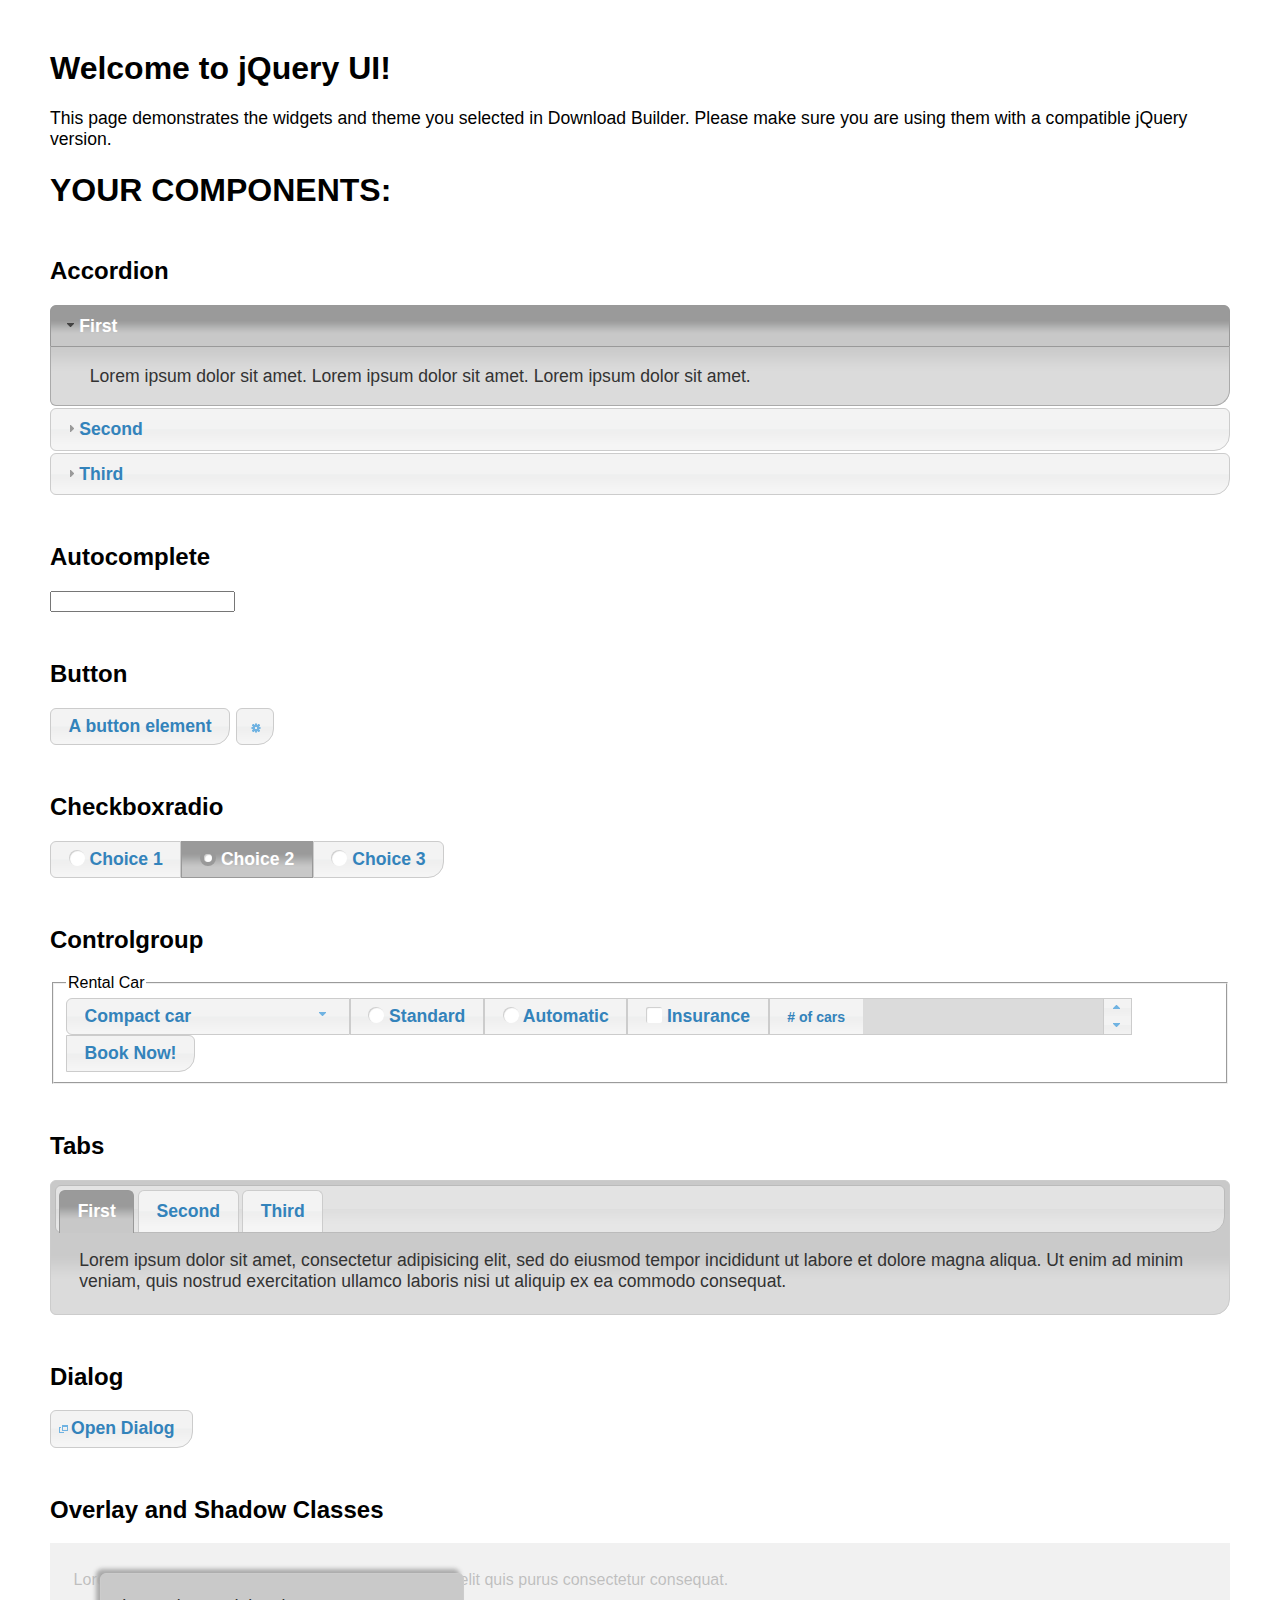
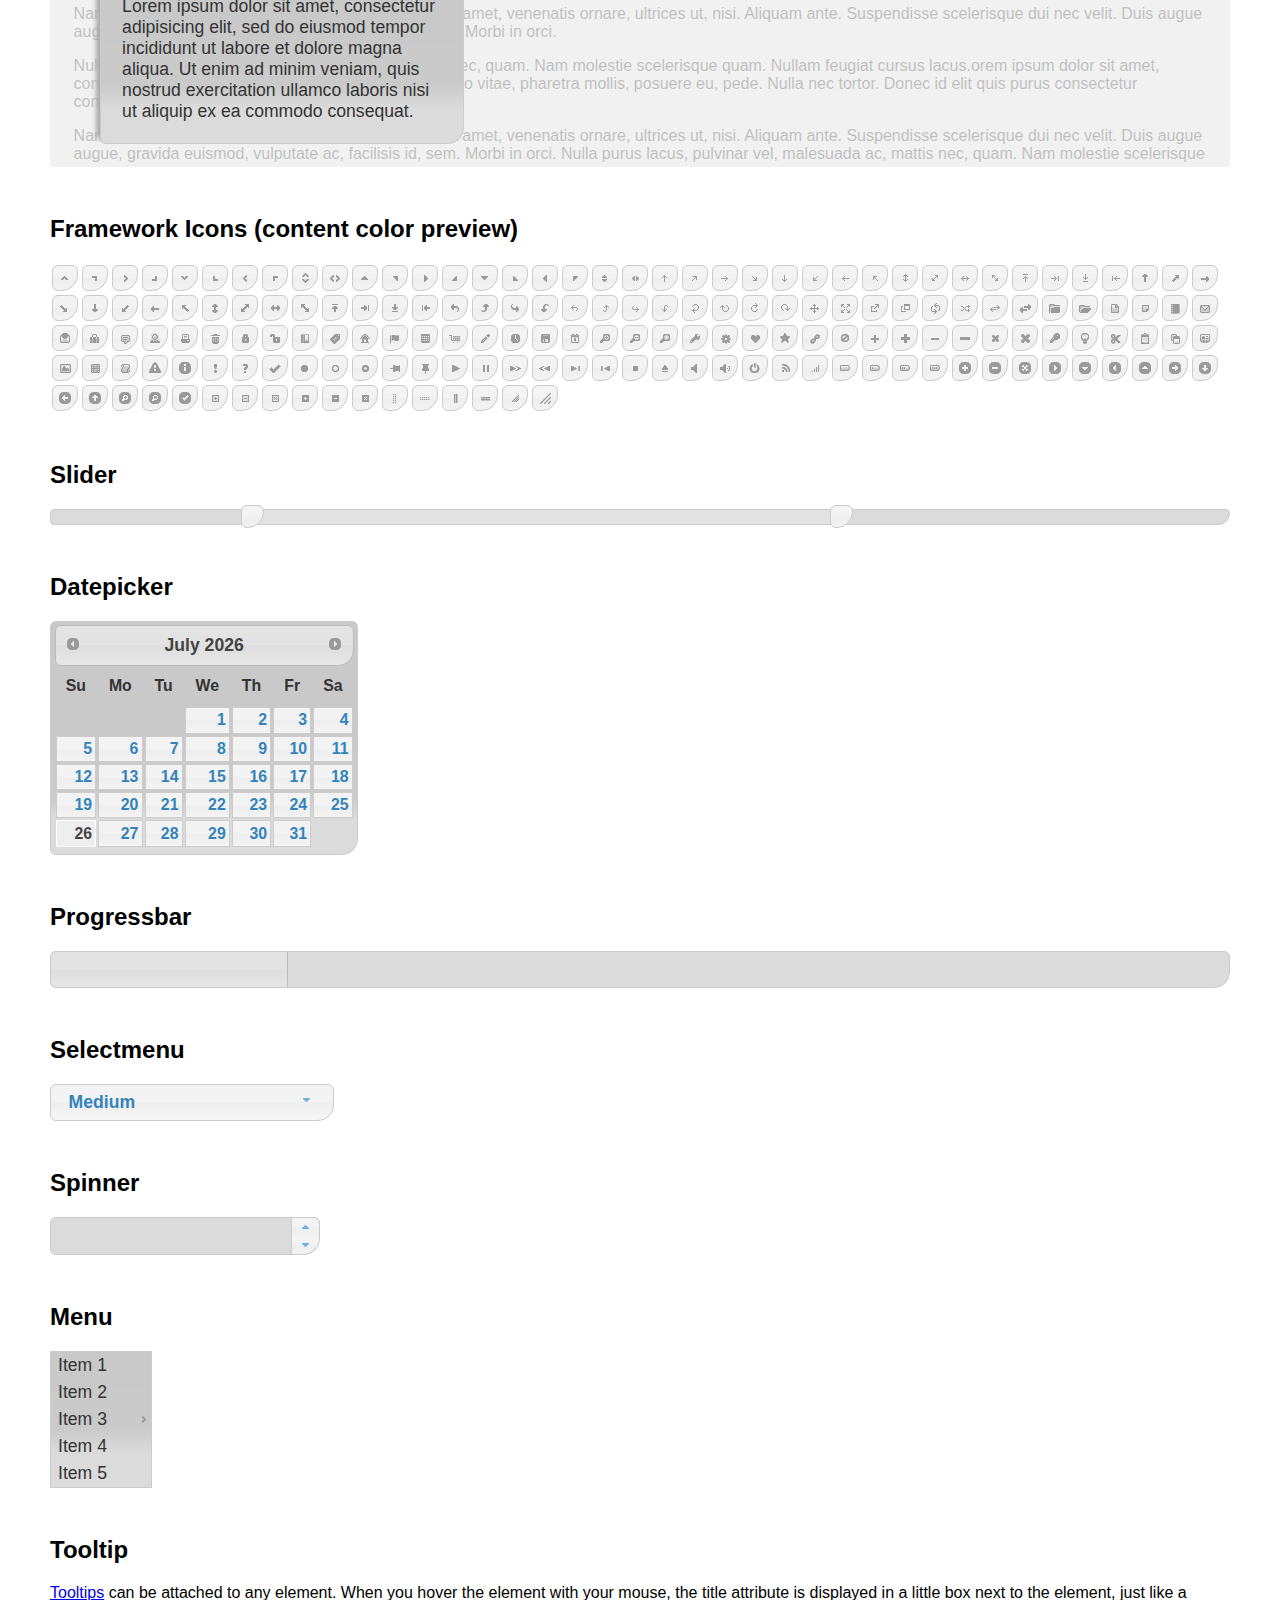
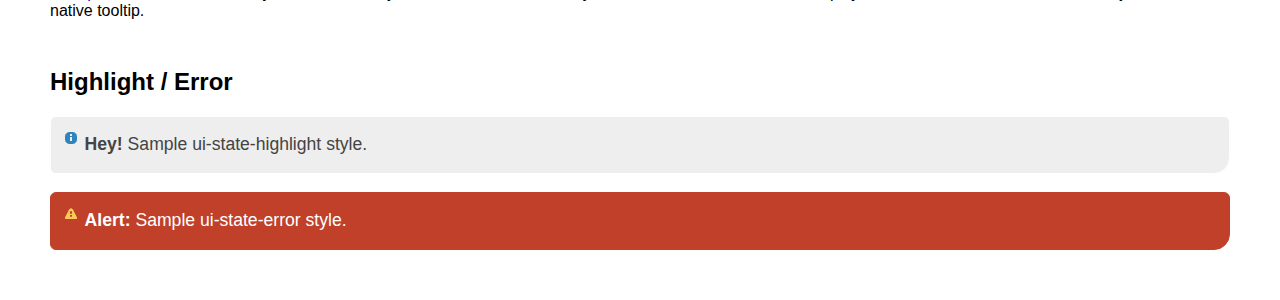
<file: dell/js/jq-ui-1.13.0/index.html>
<!doctype html>
<html lang="us">
<head>
	<meta charset="utf-8">
	<title>jQuery UI Example Page</title>
	<link href="jquery-ui.css" rel="stylesheet">
	<style>
	body{
		font-family: "Trebuchet MS", sans-serif;
		margin: 50px;
	}
	.demoHeaders {
		margin-top: 2em;
	}
	#dialog-link {
		padding: .4em 1em .4em 20px;
		text-decoration: none;
		position: relative;
	}
	#dialog-link span.ui-icon {
		margin: 0 5px 0 0;
		position: absolute;
		left: .2em;
		top: 50%;
		margin-top: -8px;
	}
	#icons {
		margin: 0;
		padding: 0;
	}
	#icons li {
		margin: 2px;
		position: relative;
		padding: 4px 0;
		cursor: pointer;
		float: left;
		list-style: none;
	}
	#icons span.ui-icon {
		float: left;
		margin: 0 4px;
	}
	.fakewindowcontain .ui-widget-overlay {
		position: absolute;
	}
	select {
		width: 200px;
	}
	</style>
</head>
<body>

<h1>Welcome to jQuery UI!</h1>

<div class="ui-widget">
	<p>This page demonstrates the widgets and theme you selected in Download Builder. Please make sure you are using them with a compatible jQuery version.</p>
</div>

<h1>YOUR COMPONENTS:</h1>

<!-- Accordion -->
<h2 class="demoHeaders">Accordion</h2>
<div id="accordion">
	<h3>First</h3>
	<div>Lorem ipsum dolor sit amet. Lorem ipsum dolor sit amet. Lorem ipsum dolor sit amet.</div>
	<h3>Second</h3>
	<div>Phasellus mattis tincidunt nibh.</div>
	<h3>Third</h3>
	<div>Nam dui erat, auctor a, dignissim quis.</div>
</div>

<!-- Autocomplete -->
<h2 class="demoHeaders">Autocomplete</h2>
<div>
	<input id="autocomplete" title="type &quot;a&quot;">
</div>

<!-- Button -->
<h2 class="demoHeaders">Button</h2>
<button id="button">A button element</button>
<button id="button-icon">An icon-only button</button>

<!-- Checkboxradio -->
<h2 class="demoHeaders">Checkboxradio</h2>
<form style="margin-top: 1em;">
	<div id="radioset">
		<input type="radio" id="radio1" name="radio"><label for="radio1">Choice 1</label>
		<input type="radio" id="radio2" name="radio" checked="checked"><label for="radio2">Choice 2</label>
		<input type="radio" id="radio3" name="radio"><label for="radio3">Choice 3</label>
	</div>
</form>

<!-- Controlgroup -->
<h2 class="demoHeaders">Controlgroup</h2>
<fieldset>
	<legend>Rental Car</legend>
	<div id="controlgroup">
		<select id="car-type">
			<option>Compact car</option>
			<option>Midsize car</option>
			<option>Full size car</option>
			<option>SUV</option>
			<option>Luxury</option>
			<option>Truck</option>
			<option>Van</option>
		</select>
		<label for="transmission-standard">Standard</label>
		<input type="radio" name="transmission" id="transmission-standard">
		<label for="transmission-automatic">Automatic</label>
		<input type="radio" name="transmission" id="transmission-automatic">
		<label for="insurance">Insurance</label>
		<input type="checkbox" name="insurance" id="insurance">
		<label for="horizontal-spinner" class="ui-controlgroup-label"># of cars</label>
		<input id="horizontal-spinner" class="ui-spinner-input">
		<button>Book Now!</button>
	</div>
</fieldset>

<!-- Tabs -->
<h2 class="demoHeaders">Tabs</h2>
<div id="tabs">
	<ul>
		<li><a href="#tabs-1">First</a></li>
		<li><a href="#tabs-2">Second</a></li>
		<li><a href="#tabs-3">Third</a></li>
	</ul>
	<div id="tabs-1">Lorem ipsum dolor sit amet, consectetur adipisicing elit, sed do eiusmod tempor incididunt ut labore et dolore magna aliqua. Ut enim ad minim veniam, quis nostrud exercitation ullamco laboris nisi ut aliquip ex ea commodo consequat.</div>
	<div id="tabs-2">Phasellus mattis tincidunt nibh. Cras orci urna, blandit id, pretium vel, aliquet ornare, felis. Maecenas scelerisque sem non nisl. Fusce sed lorem in enim dictum bibendum.</div>
	<div id="tabs-3">Nam dui erat, auctor a, dignissim quis, sollicitudin eu, felis. Pellentesque nisi urna, interdum eget, sagittis et, consequat vestibulum, lacus. Mauris porttitor ullamcorper augue.</div>
</div>

<h2 class="demoHeaders">Dialog</h2>
<p>
	<button id="dialog-link" class="ui-button ui-corner-all ui-widget">
		<span class="ui-icon ui-icon-newwin"></span>Open Dialog
	</button>
</p>

<h2 class="demoHeaders">Overlay and Shadow Classes</h2>
<div style="position: relative; width: 96%; height: 200px; padding:1% 2%; overflow:hidden;" class="fakewindowcontain">
	<p>Lorem ipsum dolor sit amet,  Nulla nec tortor. Donec id elit quis purus consectetur consequat. </p><p>Nam congue semper tellus. Sed erat dolor, dapibus sit amet, venenatis ornare, ultrices ut, nisi. Aliquam ante. Suspendisse scelerisque dui nec velit. Duis augue augue, gravida euismod, vulputate ac, facilisis id, sem. Morbi in orci. </p><p>Nulla purus lacus, pulvinar vel, malesuada ac, mattis nec, quam. Nam molestie scelerisque quam. Nullam feugiat cursus lacus.orem ipsum dolor sit amet, consectetur adipiscing elit. Donec libero risus, commodo vitae, pharetra mollis, posuere eu, pede. Nulla nec tortor. Donec id elit quis purus consectetur consequat. </p><p>Nam congue semper tellus. Sed erat dolor, dapibus sit amet, venenatis ornare, ultrices ut, nisi. Aliquam ante. Suspendisse scelerisque dui nec velit. Duis augue augue, gravida euismod, vulputate ac, facilisis id, sem. Morbi in orci. Nulla purus lacus, pulvinar vel, malesuada ac, mattis nec, quam. Nam molestie scelerisque quam. </p><p>Nullam feugiat cursus lacus.orem ipsum dolor sit amet, consectetur adipiscing elit. Donec libero risus, commodo vitae, pharetra mollis, posuere eu, pede. Nulla nec tortor. Donec id elit quis purus consectetur consequat. Nam congue semper tellus. Sed erat dolor, dapibus sit amet, venenatis ornare, ultrices ut, nisi. Aliquam ante. </p><p>Suspendisse scelerisque dui nec velit. Duis augue augue, gravida euismod, vulputate ac, facilisis id, sem. Morbi in orci. Nulla purus lacus, pulvinar vel, malesuada ac, mattis nec, quam. Nam molestie scelerisque quam. Nullam feugiat cursus lacus.orem ipsum dolor sit amet, consectetur adipiscing elit. Donec libero risus, commodo vitae, pharetra mollis, posuere eu, pede. Nulla nec tortor. Donec id elit quis purus consectetur consequat. Nam congue semper tellus. Sed erat dolor, dapibus sit amet, venenatis ornare, ultrices ut, nisi. </p>

	<!-- ui-dialog -->
	<div class="ui-widget-overlay ui-front"></div>
	<div style="position: absolute; width: 320px; left: 50px; top: 30px; padding: 1.2em" class="ui-widget ui-front ui-widget-content ui-corner-all ui-widget-shadow">
		Lorem ipsum dolor sit amet, consectetur adipisicing elit, sed do eiusmod tempor incididunt ut labore et dolore magna aliqua. Ut enim ad minim veniam, quis nostrud exercitation ullamco laboris nisi ut aliquip ex ea commodo consequat.
	</div>

</div>

<!-- ui-dialog -->
<div id="dialog" title="Dialog Title">
	<p>Lorem ipsum dolor sit amet, consectetur adipisicing elit, sed do eiusmod tempor incididunt ut labore et dolore magna aliqua. Ut enim ad minim veniam, quis nostrud exercitation ullamco laboris nisi ut aliquip ex ea commodo consequat.</p>
</div>


<h2 class="demoHeaders">Framework Icons (content color preview)</h2>
<ul id="icons" class="ui-widget ui-helper-clearfix">
	<li class="ui-state-default ui-corner-all" title=".ui-icon-caret-1-n"><span class="ui-icon ui-icon-caret-1-n"></span></li>
	<li class="ui-state-default ui-corner-all" title=".ui-icon-caret-1-ne"><span class="ui-icon ui-icon-caret-1-ne"></span></li>
	<li class="ui-state-default ui-corner-all" title=".ui-icon-caret-1-e"><span class="ui-icon ui-icon-caret-1-e"></span></li>
	<li class="ui-state-default ui-corner-all" title=".ui-icon-caret-1-se"><span class="ui-icon ui-icon-caret-1-se"></span></li>
	<li class="ui-state-default ui-corner-all" title=".ui-icon-caret-1-s"><span class="ui-icon ui-icon-caret-1-s"></span></li>
	<li class="ui-state-default ui-corner-all" title=".ui-icon-caret-1-sw"><span class="ui-icon ui-icon-caret-1-sw"></span></li>
	<li class="ui-state-default ui-corner-all" title=".ui-icon-caret-1-w"><span class="ui-icon ui-icon-caret-1-w"></span></li>
	<li class="ui-state-default ui-corner-all" title=".ui-icon-caret-1-nw"><span class="ui-icon ui-icon-caret-1-nw"></span></li>
	<li class="ui-state-default ui-corner-all" title=".ui-icon-caret-2-n-s"><span class="ui-icon ui-icon-caret-2-n-s"></span></li>
	<li class="ui-state-default ui-corner-all" title=".ui-icon-caret-2-e-w"><span class="ui-icon ui-icon-caret-2-e-w"></span></li>
	<li class="ui-state-default ui-corner-all" title=".ui-icon-triangle-1-n"><span class="ui-icon ui-icon-triangle-1-n"></span></li>
	<li class="ui-state-default ui-corner-all" title=".ui-icon-triangle-1-ne"><span class="ui-icon ui-icon-triangle-1-ne"></span></li>
	<li class="ui-state-default ui-corner-all" title=".ui-icon-triangle-1-e"><span class="ui-icon ui-icon-triangle-1-e"></span></li>
	<li class="ui-state-default ui-corner-all" title=".ui-icon-triangle-1-se"><span class="ui-icon ui-icon-triangle-1-se"></span></li>
	<li class="ui-state-default ui-corner-all" title=".ui-icon-triangle-1-s"><span class="ui-icon ui-icon-triangle-1-s"></span></li>
	<li class="ui-state-default ui-corner-all" title=".ui-icon-triangle-1-sw"><span class="ui-icon ui-icon-triangle-1-sw"></span></li>
	<li class="ui-state-default ui-corner-all" title=".ui-icon-triangle-1-w"><span class="ui-icon ui-icon-triangle-1-w"></span></li>
	<li class="ui-state-default ui-corner-all" title=".ui-icon-triangle-1-nw"><span class="ui-icon ui-icon-triangle-1-nw"></span></li>
	<li class="ui-state-default ui-corner-all" title=".ui-icon-triangle-2-n-s"><span class="ui-icon ui-icon-triangle-2-n-s"></span></li>
	<li class="ui-state-default ui-corner-all" title=".ui-icon-triangle-2-e-w"><span class="ui-icon ui-icon-triangle-2-e-w"></span></li>
	<li class="ui-state-default ui-corner-all" title=".ui-icon-arrow-1-n"><span class="ui-icon ui-icon-arrow-1-n"></span></li>
	<li class="ui-state-default ui-corner-all" title=".ui-icon-arrow-1-ne"><span class="ui-icon ui-icon-arrow-1-ne"></span></li>
	<li class="ui-state-default ui-corner-all" title=".ui-icon-arrow-1-e"><span class="ui-icon ui-icon-arrow-1-e"></span></li>
	<li class="ui-state-default ui-corner-all" title=".ui-icon-arrow-1-se"><span class="ui-icon ui-icon-arrow-1-se"></span></li>
	<li class="ui-state-default ui-corner-all" title=".ui-icon-arrow-1-s"><span class="ui-icon ui-icon-arrow-1-s"></span></li>
	<li class="ui-state-default ui-corner-all" title=".ui-icon-arrow-1-sw"><span class="ui-icon ui-icon-arrow-1-sw"></span></li>
	<li class="ui-state-default ui-corner-all" title=".ui-icon-arrow-1-w"><span class="ui-icon ui-icon-arrow-1-w"></span></li>
	<li class="ui-state-default ui-corner-all" title=".ui-icon-arrow-1-nw"><span class="ui-icon ui-icon-arrow-1-nw"></span></li>
	<li class="ui-state-default ui-corner-all" title=".ui-icon-arrow-2-n-s"><span class="ui-icon ui-icon-arrow-2-n-s"></span></li>
	<li class="ui-state-default ui-corner-all" title=".ui-icon-arrow-2-ne-sw"><span class="ui-icon ui-icon-arrow-2-ne-sw"></span></li>
	<li class="ui-state-default ui-corner-all" title=".ui-icon-arrow-2-e-w"><span class="ui-icon ui-icon-arrow-2-e-w"></span></li>
	<li class="ui-state-default ui-corner-all" title=".ui-icon-arrow-2-se-nw"><span class="ui-icon ui-icon-arrow-2-se-nw"></span></li>
	<li class="ui-state-default ui-corner-all" title=".ui-icon-arrowstop-1-n"><span class="ui-icon ui-icon-arrowstop-1-n"></span></li>
	<li class="ui-state-default ui-corner-all" title=".ui-icon-arrowstop-1-e"><span class="ui-icon ui-icon-arrowstop-1-e"></span></li>
	<li class="ui-state-default ui-corner-all" title=".ui-icon-arrowstop-1-s"><span class="ui-icon ui-icon-arrowstop-1-s"></span></li>
	<li class="ui-state-default ui-corner-all" title=".ui-icon-arrowstop-1-w"><span class="ui-icon ui-icon-arrowstop-1-w"></span></li>
	<li class="ui-state-default ui-corner-all" title=".ui-icon-arrowthick-1-n"><span class="ui-icon ui-icon-arrowthick-1-n"></span></li>
	<li class="ui-state-default ui-corner-all" title=".ui-icon-arrowthick-1-ne"><span class="ui-icon ui-icon-arrowthick-1-ne"></span></li>
	<li class="ui-state-default ui-corner-all" title=".ui-icon-arrowthick-1-e"><span class="ui-icon ui-icon-arrowthick-1-e"></span></li>
	<li class="ui-state-default ui-corner-all" title=".ui-icon-arrowthick-1-se"><span class="ui-icon ui-icon-arrowthick-1-se"></span></li>
	<li class="ui-state-default ui-corner-all" title=".ui-icon-arrowthick-1-s"><span class="ui-icon ui-icon-arrowthick-1-s"></span></li>
	<li class="ui-state-default ui-corner-all" title=".ui-icon-arrowthick-1-sw"><span class="ui-icon ui-icon-arrowthick-1-sw"></span></li>
	<li class="ui-state-default ui-corner-all" title=".ui-icon-arrowthick-1-w"><span class="ui-icon ui-icon-arrowthick-1-w"></span></li>
	<li class="ui-state-default ui-corner-all" title=".ui-icon-arrowthick-1-nw"><span class="ui-icon ui-icon-arrowthick-1-nw"></span></li>
	<li class="ui-state-default ui-corner-all" title=".ui-icon-arrowthick-2-n-s"><span class="ui-icon ui-icon-arrowthick-2-n-s"></span></li>
	<li class="ui-state-default ui-corner-all" title=".ui-icon-arrowthick-2-ne-sw"><span class="ui-icon ui-icon-arrowthick-2-ne-sw"></span></li>
	<li class="ui-state-default ui-corner-all" title=".ui-icon-arrowthick-2-e-w"><span class="ui-icon ui-icon-arrowthick-2-e-w"></span></li>
	<li class="ui-state-default ui-corner-all" title=".ui-icon-arrowthick-2-se-nw"><span class="ui-icon ui-icon-arrowthick-2-se-nw"></span></li>
	<li class="ui-state-default ui-corner-all" title=".ui-icon-arrowthickstop-1-n"><span class="ui-icon ui-icon-arrowthickstop-1-n"></span></li>
	<li class="ui-state-default ui-corner-all" title=".ui-icon-arrowthickstop-1-e"><span class="ui-icon ui-icon-arrowthickstop-1-e"></span></li>
	<li class="ui-state-default ui-corner-all" title=".ui-icon-arrowthickstop-1-s"><span class="ui-icon ui-icon-arrowthickstop-1-s"></span></li>
	<li class="ui-state-default ui-corner-all" title=".ui-icon-arrowthickstop-1-w"><span class="ui-icon ui-icon-arrowthickstop-1-w"></span></li>
	<li class="ui-state-default ui-corner-all" title=".ui-icon-arrowreturnthick-1-w"><span class="ui-icon ui-icon-arrowreturnthick-1-w"></span></li>
	<li class="ui-state-default ui-corner-all" title=".ui-icon-arrowreturnthick-1-n"><span class="ui-icon ui-icon-arrowreturnthick-1-n"></span></li>
	<li class="ui-state-default ui-corner-all" title=".ui-icon-arrowreturnthick-1-e"><span class="ui-icon ui-icon-arrowreturnthick-1-e"></span></li>
	<li class="ui-state-default ui-corner-all" title=".ui-icon-arrowreturnthick-1-s"><span class="ui-icon ui-icon-arrowreturnthick-1-s"></span></li>
	<li class="ui-state-default ui-corner-all" title=".ui-icon-arrowreturn-1-w"><span class="ui-icon ui-icon-arrowreturn-1-w"></span></li>
	<li class="ui-state-default ui-corner-all" title=".ui-icon-arrowreturn-1-n"><span class="ui-icon ui-icon-arrowreturn-1-n"></span></li>
	<li class="ui-state-default ui-corner-all" title=".ui-icon-arrowreturn-1-e"><span class="ui-icon ui-icon-arrowreturn-1-e"></span></li>
	<li class="ui-state-default ui-corner-all" title=".ui-icon-arrowreturn-1-s"><span class="ui-icon ui-icon-arrowreturn-1-s"></span></li>
	<li class="ui-state-default ui-corner-all" title=".ui-icon-arrowrefresh-1-w"><span class="ui-icon ui-icon-arrowrefresh-1-w"></span></li>
	<li class="ui-state-default ui-corner-all" title=".ui-icon-arrowrefresh-1-n"><span class="ui-icon ui-icon-arrowrefresh-1-n"></span></li>
	<li class="ui-state-default ui-corner-all" title=".ui-icon-arrowrefresh-1-e"><span class="ui-icon ui-icon-arrowrefresh-1-e"></span></li>
	<li class="ui-state-default ui-corner-all" title=".ui-icon-arrowrefresh-1-s"><span class="ui-icon ui-icon-arrowrefresh-1-s"></span></li>
	<li class="ui-state-default ui-corner-all" title=".ui-icon-arrow-4"><span class="ui-icon ui-icon-arrow-4"></span></li>
	<li class="ui-state-default ui-corner-all" title=".ui-icon-arrow-4-diag"><span class="ui-icon ui-icon-arrow-4-diag"></span></li>
	<li class="ui-state-default ui-corner-all" title=".ui-icon-extlink"><span class="ui-icon ui-icon-extlink"></span></li>
	<li class="ui-state-default ui-corner-all" title=".ui-icon-newwin"><span class="ui-icon ui-icon-newwin"></span></li>
	<li class="ui-state-default ui-corner-all" title=".ui-icon-refresh"><span class="ui-icon ui-icon-refresh"></span></li>
	<li class="ui-state-default ui-corner-all" title=".ui-icon-shuffle"><span class="ui-icon ui-icon-shuffle"></span></li>
	<li class="ui-state-default ui-corner-all" title=".ui-icon-transfer-e-w"><span class="ui-icon ui-icon-transfer-e-w"></span></li>
	<li class="ui-state-default ui-corner-all" title=".ui-icon-transferthick-e-w"><span class="ui-icon ui-icon-transferthick-e-w"></span></li>
	<li class="ui-state-default ui-corner-all" title=".ui-icon-folder-collapsed"><span class="ui-icon ui-icon-folder-collapsed"></span></li>
	<li class="ui-state-default ui-corner-all" title=".ui-icon-folder-open"><span class="ui-icon ui-icon-folder-open"></span></li>
	<li class="ui-state-default ui-corner-all" title=".ui-icon-document"><span class="ui-icon ui-icon-document"></span></li>
	<li class="ui-state-default ui-corner-all" title=".ui-icon-document-b"><span class="ui-icon ui-icon-document-b"></span></li>
	<li class="ui-state-default ui-corner-all" title=".ui-icon-note"><span class="ui-icon ui-icon-note"></span></li>
	<li class="ui-state-default ui-corner-all" title=".ui-icon-mail-closed"><span class="ui-icon ui-icon-mail-closed"></span></li>
	<li class="ui-state-default ui-corner-all" title=".ui-icon-mail-open"><span class="ui-icon ui-icon-mail-open"></span></li>
	<li class="ui-state-default ui-corner-all" title=".ui-icon-suitcase"><span class="ui-icon ui-icon-suitcase"></span></li>
	<li class="ui-state-default ui-corner-all" title=".ui-icon-comment"><span class="ui-icon ui-icon-comment"></span></li>
	<li class="ui-state-default ui-corner-all" title=".ui-icon-person"><span class="ui-icon ui-icon-person"></span></li>
	<li class="ui-state-default ui-corner-all" title=".ui-icon-print"><span class="ui-icon ui-icon-print"></span></li>
	<li class="ui-state-default ui-corner-all" title=".ui-icon-trash"><span class="ui-icon ui-icon-trash"></span></li>
	<li class="ui-state-default ui-corner-all" title=".ui-icon-locked"><span class="ui-icon ui-icon-locked"></span></li>
	<li class="ui-state-default ui-corner-all" title=".ui-icon-unlocked"><span class="ui-icon ui-icon-unlocked"></span></li>
	<li class="ui-state-default ui-corner-all" title=".ui-icon-bookmark"><span class="ui-icon ui-icon-bookmark"></span></li>
	<li class="ui-state-default ui-corner-all" title=".ui-icon-tag"><span class="ui-icon ui-icon-tag"></span></li>
	<li class="ui-state-default ui-corner-all" title=".ui-icon-home"><span class="ui-icon ui-icon-home"></span></li>
	<li class="ui-state-default ui-corner-all" title=".ui-icon-flag"><span class="ui-icon ui-icon-flag"></span></li>
	<li class="ui-state-default ui-corner-all" title=".ui-icon-calculator"><span class="ui-icon ui-icon-calculator"></span></li>
	<li class="ui-state-default ui-corner-all" title=".ui-icon-cart"><span class="ui-icon ui-icon-cart"></span></li>
	<li class="ui-state-default ui-corner-all" title=".ui-icon-pencil"><span class="ui-icon ui-icon-pencil"></span></li>
	<li class="ui-state-default ui-corner-all" title=".ui-icon-clock"><span class="ui-icon ui-icon-clock"></span></li>
	<li class="ui-state-default ui-corner-all" title=".ui-icon-disk"><span class="ui-icon ui-icon-disk"></span></li>
	<li class="ui-state-default ui-corner-all" title=".ui-icon-calendar"><span class="ui-icon ui-icon-calendar"></span></li>
	<li class="ui-state-default ui-corner-all" title=".ui-icon-zoomin"><span class="ui-icon ui-icon-zoomin"></span></li>
	<li class="ui-state-default ui-corner-all" title=".ui-icon-zoomout"><span class="ui-icon ui-icon-zoomout"></span></li>
	<li class="ui-state-default ui-corner-all" title=".ui-icon-search"><span class="ui-icon ui-icon-search"></span></li>
	<li class="ui-state-default ui-corner-all" title=".ui-icon-wrench"><span class="ui-icon ui-icon-wrench"></span></li>
	<li class="ui-state-default ui-corner-all" title=".ui-icon-gear"><span class="ui-icon ui-icon-gear"></span></li>
	<li class="ui-state-default ui-corner-all" title=".ui-icon-heart"><span class="ui-icon ui-icon-heart"></span></li>
	<li class="ui-state-default ui-corner-all" title=".ui-icon-star"><span class="ui-icon ui-icon-star"></span></li>
	<li class="ui-state-default ui-corner-all" title=".ui-icon-link"><span class="ui-icon ui-icon-link"></span></li>
	<li class="ui-state-default ui-corner-all" title=".ui-icon-cancel"><span class="ui-icon ui-icon-cancel"></span></li>
	<li class="ui-state-default ui-corner-all" title=".ui-icon-plus"><span class="ui-icon ui-icon-plus"></span></li>
	<li class="ui-state-default ui-corner-all" title=".ui-icon-plusthick"><span class="ui-icon ui-icon-plusthick"></span></li>
	<li class="ui-state-default ui-corner-all" title=".ui-icon-minus"><span class="ui-icon ui-icon-minus"></span></li>
	<li class="ui-state-default ui-corner-all" title=".ui-icon-minusthick"><span class="ui-icon ui-icon-minusthick"></span></li>
	<li class="ui-state-default ui-corner-all" title=".ui-icon-close"><span class="ui-icon ui-icon-close"></span></li>
	<li class="ui-state-default ui-corner-all" title=".ui-icon-closethick"><span class="ui-icon ui-icon-closethick"></span></li>
	<li class="ui-state-default ui-corner-all" title=".ui-icon-key"><span class="ui-icon ui-icon-key"></span></li>
	<li class="ui-state-default ui-corner-all" title=".ui-icon-lightbulb"><span class="ui-icon ui-icon-lightbulb"></span></li>
	<li class="ui-state-default ui-corner-all" title=".ui-icon-scissors"><span class="ui-icon ui-icon-scissors"></span></li>
	<li class="ui-state-default ui-corner-all" title=".ui-icon-clipboard"><span class="ui-icon ui-icon-clipboard"></span></li>
	<li class="ui-state-default ui-corner-all" title=".ui-icon-copy"><span class="ui-icon ui-icon-copy"></span></li>
	<li class="ui-state-default ui-corner-all" title=".ui-icon-contact"><span class="ui-icon ui-icon-contact"></span></li>
	<li class="ui-state-default ui-corner-all" title=".ui-icon-image"><span class="ui-icon ui-icon-image"></span></li>
	<li class="ui-state-default ui-corner-all" title=".ui-icon-video"><span class="ui-icon ui-icon-video"></span></li>
	<li class="ui-state-default ui-corner-all" title=".ui-icon-script"><span class="ui-icon ui-icon-script"></span></li>
	<li class="ui-state-default ui-corner-all" title=".ui-icon-alert"><span class="ui-icon ui-icon-alert"></span></li>
	<li class="ui-state-default ui-corner-all" title=".ui-icon-info"><span class="ui-icon ui-icon-info"></span></li>
	<li class="ui-state-default ui-corner-all" title=".ui-icon-notice"><span class="ui-icon ui-icon-notice"></span></li>
	<li class="ui-state-default ui-corner-all" title=".ui-icon-help"><span class="ui-icon ui-icon-help"></span></li>
	<li class="ui-state-default ui-corner-all" title=".ui-icon-check"><span class="ui-icon ui-icon-check"></span></li>
	<li class="ui-state-default ui-corner-all" title=".ui-icon-bullet"><span class="ui-icon ui-icon-bullet"></span></li>
	<li class="ui-state-default ui-corner-all" title=".ui-icon-radio-off"><span class="ui-icon ui-icon-radio-off"></span></li>
	<li class="ui-state-default ui-corner-all" title=".ui-icon-radio-on"><span class="ui-icon ui-icon-radio-on"></span></li>
	<li class="ui-state-default ui-corner-all" title=".ui-icon-pin-w"><span class="ui-icon ui-icon-pin-w"></span></li>
	<li class="ui-state-default ui-corner-all" title=".ui-icon-pin-s"><span class="ui-icon ui-icon-pin-s"></span></li>
	<li class="ui-state-default ui-corner-all" title=".ui-icon-play"><span class="ui-icon ui-icon-play"></span></li>
	<li class="ui-state-default ui-corner-all" title=".ui-icon-pause"><span class="ui-icon ui-icon-pause"></span></li>
	<li class="ui-state-default ui-corner-all" title=".ui-icon-seek-next"><span class="ui-icon ui-icon-seek-next"></span></li>
	<li class="ui-state-default ui-corner-all" title=".ui-icon-seek-prev"><span class="ui-icon ui-icon-seek-prev"></span></li>
	<li class="ui-state-default ui-corner-all" title=".ui-icon-seek-end"><span class="ui-icon ui-icon-seek-end"></span></li>
	<li class="ui-state-default ui-corner-all" title=".ui-icon-seek-first"><span class="ui-icon ui-icon-seek-first"></span></li>
	<li class="ui-state-default ui-corner-all" title=".ui-icon-stop"><span class="ui-icon ui-icon-stop"></span></li>
	<li class="ui-state-default ui-corner-all" title=".ui-icon-eject"><span class="ui-icon ui-icon-eject"></span></li>
	<li class="ui-state-default ui-corner-all" title=".ui-icon-volume-off"><span class="ui-icon ui-icon-volume-off"></span></li>
	<li class="ui-state-default ui-corner-all" title=".ui-icon-volume-on"><span class="ui-icon ui-icon-volume-on"></span></li>
	<li class="ui-state-default ui-corner-all" title=".ui-icon-power"><span class="ui-icon ui-icon-power"></span></li>
	<li class="ui-state-default ui-corner-all" title=".ui-icon-signal-diag"><span class="ui-icon ui-icon-signal-diag"></span></li>
	<li class="ui-state-default ui-corner-all" title=".ui-icon-signal"><span class="ui-icon ui-icon-signal"></span></li>
	<li class="ui-state-default ui-corner-all" title=".ui-icon-battery-0"><span class="ui-icon ui-icon-battery-0"></span></li>
	<li class="ui-state-default ui-corner-all" title=".ui-icon-battery-1"><span class="ui-icon ui-icon-battery-1"></span></li>
	<li class="ui-state-default ui-corner-all" title=".ui-icon-battery-2"><span class="ui-icon ui-icon-battery-2"></span></li>
	<li class="ui-state-default ui-corner-all" title=".ui-icon-battery-3"><span class="ui-icon ui-icon-battery-3"></span></li>
	<li class="ui-state-default ui-corner-all" title=".ui-icon-circle-plus"><span class="ui-icon ui-icon-circle-plus"></span></li>
	<li class="ui-state-default ui-corner-all" title=".ui-icon-circle-minus"><span class="ui-icon ui-icon-circle-minus"></span></li>
	<li class="ui-state-default ui-corner-all" title=".ui-icon-circle-close"><span class="ui-icon ui-icon-circle-close"></span></li>
	<li class="ui-state-default ui-corner-all" title=".ui-icon-circle-triangle-e"><span class="ui-icon ui-icon-circle-triangle-e"></span></li>
	<li class="ui-state-default ui-corner-all" title=".ui-icon-circle-triangle-s"><span class="ui-icon ui-icon-circle-triangle-s"></span></li>
	<li class="ui-state-default ui-corner-all" title=".ui-icon-circle-triangle-w"><span class="ui-icon ui-icon-circle-triangle-w"></span></li>
	<li class="ui-state-default ui-corner-all" title=".ui-icon-circle-triangle-n"><span class="ui-icon ui-icon-circle-triangle-n"></span></li>
	<li class="ui-state-default ui-corner-all" title=".ui-icon-circle-arrow-e"><span class="ui-icon ui-icon-circle-arrow-e"></span></li>
	<li class="ui-state-default ui-corner-all" title=".ui-icon-circle-arrow-s"><span class="ui-icon ui-icon-circle-arrow-s"></span></li>
	<li class="ui-state-default ui-corner-all" title=".ui-icon-circle-arrow-w"><span class="ui-icon ui-icon-circle-arrow-w"></span></li>
	<li class="ui-state-default ui-corner-all" title=".ui-icon-circle-arrow-n"><span class="ui-icon ui-icon-circle-arrow-n"></span></li>
	<li class="ui-state-default ui-corner-all" title=".ui-icon-circle-zoomin"><span class="ui-icon ui-icon-circle-zoomin"></span></li>
	<li class="ui-state-default ui-corner-all" title=".ui-icon-circle-zoomout"><span class="ui-icon ui-icon-circle-zoomout"></span></li>
	<li class="ui-state-default ui-corner-all" title=".ui-icon-circle-check"><span class="ui-icon ui-icon-circle-check"></span></li>
	<li class="ui-state-default ui-corner-all" title=".ui-icon-circlesmall-plus"><span class="ui-icon ui-icon-circlesmall-plus"></span></li>
	<li class="ui-state-default ui-corner-all" title=".ui-icon-circlesmall-minus"><span class="ui-icon ui-icon-circlesmall-minus"></span></li>
	<li class="ui-state-default ui-corner-all" title=".ui-icon-circlesmall-close"><span class="ui-icon ui-icon-circlesmall-close"></span></li>
	<li class="ui-state-default ui-corner-all" title=".ui-icon-squaresmall-plus"><span class="ui-icon ui-icon-squaresmall-plus"></span></li>
	<li class="ui-state-default ui-corner-all" title=".ui-icon-squaresmall-minus"><span class="ui-icon ui-icon-squaresmall-minus"></span></li>
	<li class="ui-state-default ui-corner-all" title=".ui-icon-squaresmall-close"><span class="ui-icon ui-icon-squaresmall-close"></span></li>
	<li class="ui-state-default ui-corner-all" title=".ui-icon-grip-dotted-vertical"><span class="ui-icon ui-icon-grip-dotted-vertical"></span></li>
	<li class="ui-state-default ui-corner-all" title=".ui-icon-grip-dotted-horizontal"><span class="ui-icon ui-icon-grip-dotted-horizontal"></span></li>
	<li class="ui-state-default ui-corner-all" title=".ui-icon-grip-solid-vertical"><span class="ui-icon ui-icon-grip-solid-vertical"></span></li>
	<li class="ui-state-default ui-corner-all" title=".ui-icon-grip-solid-horizontal"><span class="ui-icon ui-icon-grip-solid-horizontal"></span></li>
	<li class="ui-state-default ui-corner-all" title=".ui-icon-gripsmall-diagonal-se"><span class="ui-icon ui-icon-gripsmall-diagonal-se"></span></li>
	<li class="ui-state-default ui-corner-all" title=".ui-icon-grip-diagonal-se"><span class="ui-icon ui-icon-grip-diagonal-se"></span></li>
</ul>

<!-- Slider -->
<h2 class="demoHeaders">Slider</h2>
<div id="slider"></div>

<!-- Datepicker -->
<h2 class="demoHeaders">Datepicker</h2>
<div id="datepicker"></div>

<!-- Progressbar -->
<h2 class="demoHeaders">Progressbar</h2>
<div id="progressbar"></div>

<!-- Progressbar -->
<h2 class="demoHeaders">Selectmenu</h2>
<select id="selectmenu">
	<option>Slower</option>
	<option>Slow</option>
	<option selected="selected">Medium</option>
	<option>Fast</option>
	<option>Faster</option>
</select>

<!-- Spinner -->
<h2 class="demoHeaders">Spinner</h2>
<input id="spinner">

<!-- Menu -->
<h2 class="demoHeaders">Menu</h2>
<ul style="width:100px;" id="menu">
	<li><div>Item 1</div></li>
	<li><div>Item 2</div></li>
	<li><div>Item 3</div>
		<ul>
			<li><div>Item 3-1</div></li>
			<li><div>Item 3-2</div></li>
			<li><div>Item 3-3</div></li>
			<li><div>Item 3-4</div></li>
			<li><div>Item 3-5</div></li>
		</ul>
	</li>
	<li><div>Item 4</div></li>
	<li><div>Item 5</div></li>
</ul>

<!-- Tooltip -->
<h2 class="demoHeaders">Tooltip</h2>
<p id="tooltip">
	<a href="#" title="That&apos;s what this widget is">Tooltips</a> can be attached to any element. When you hover
the element with your mouse, the title attribute is displayed in a little box next to the element, just like a native tooltip.
</p>

<!-- Highlight / Error -->
<h2 class="demoHeaders">Highlight / Error</h2>
<div class="ui-widget">
	<div class="ui-state-highlight ui-corner-all" style="margin-top: 20px; padding: 0 .7em;">
		<p><span class="ui-icon ui-icon-info" style="float: left; margin-right: .3em;"></span>
		<strong>Hey!</strong> Sample ui-state-highlight style.</p>
	</div>
</div>
<br>
<div class="ui-widget">
	<div class="ui-state-error ui-corner-all" style="padding: 0 .7em;">
		<p><span class="ui-icon ui-icon-alert" style="float: left; margin-right: .3em;"></span>
		<strong>Alert:</strong> Sample ui-state-error style.</p>
	</div>
</div>

<script src="external/jquery/jquery.js"></script>
<script src="jquery-ui.js"></script>
<script>
$( "#accordion" ).accordion();

var availableTags = [
	"ActionScript",
	"AppleScript",
	"Asp",
	"BASIC",
	"C",
	"C++",
	"Clojure",
	"COBOL",
	"ColdFusion",
	"Erlang",
	"Fortran",
	"Groovy",
	"Haskell",
	"Java",
	"JavaScript",
	"Lisp",
	"Perl",
	"PHP",
	"Python",
	"Ruby",
	"Scala",
	"Scheme"
];
$( "#autocomplete" ).autocomplete({
	source: availableTags
});

$( "#button" ).button();
$( "#button-icon" ).button({
	icon: "ui-icon-gear",
	showLabel: false
});

$( "#radioset" ).buttonset();

$( "#controlgroup" ).controlgroup();

$( "#tabs" ).tabs();

$( "#dialog" ).dialog({
	autoOpen: false,
	width: 400,
	buttons: [
		{
			text: "Ok",
			click: function() {
				$( this ).dialog( "close" );
			}
		},
		{
			text: "Cancel",
			click: function() {
				$( this ).dialog( "close" );
			}
		}
	]
});

// Link to open the dialog
$( "#dialog-link" ).click(function( event ) {
	$( "#dialog" ).dialog( "open" );
	event.preventDefault();
});

$( "#datepicker" ).datepicker({
	inline: true
});

$( "#slider" ).slider({
	range: true,
	values: [ 17, 67 ]
});

$( "#progressbar" ).progressbar({
	value: 20
});

$( "#spinner" ).spinner();

$( "#menu" ).menu();

$( "#tooltip" ).tooltip();

$( "#selectmenu" ).selectmenu();

// Hover states on the static widgets
$( "#dialog-link, #icons li" ).hover(
	function() {
		$( this ).addClass( "ui-state-hover" );
	},
	function() {
		$( this ).removeClass( "ui-state-hover" );
	}
);
</script>
</body>
</html>
</file>
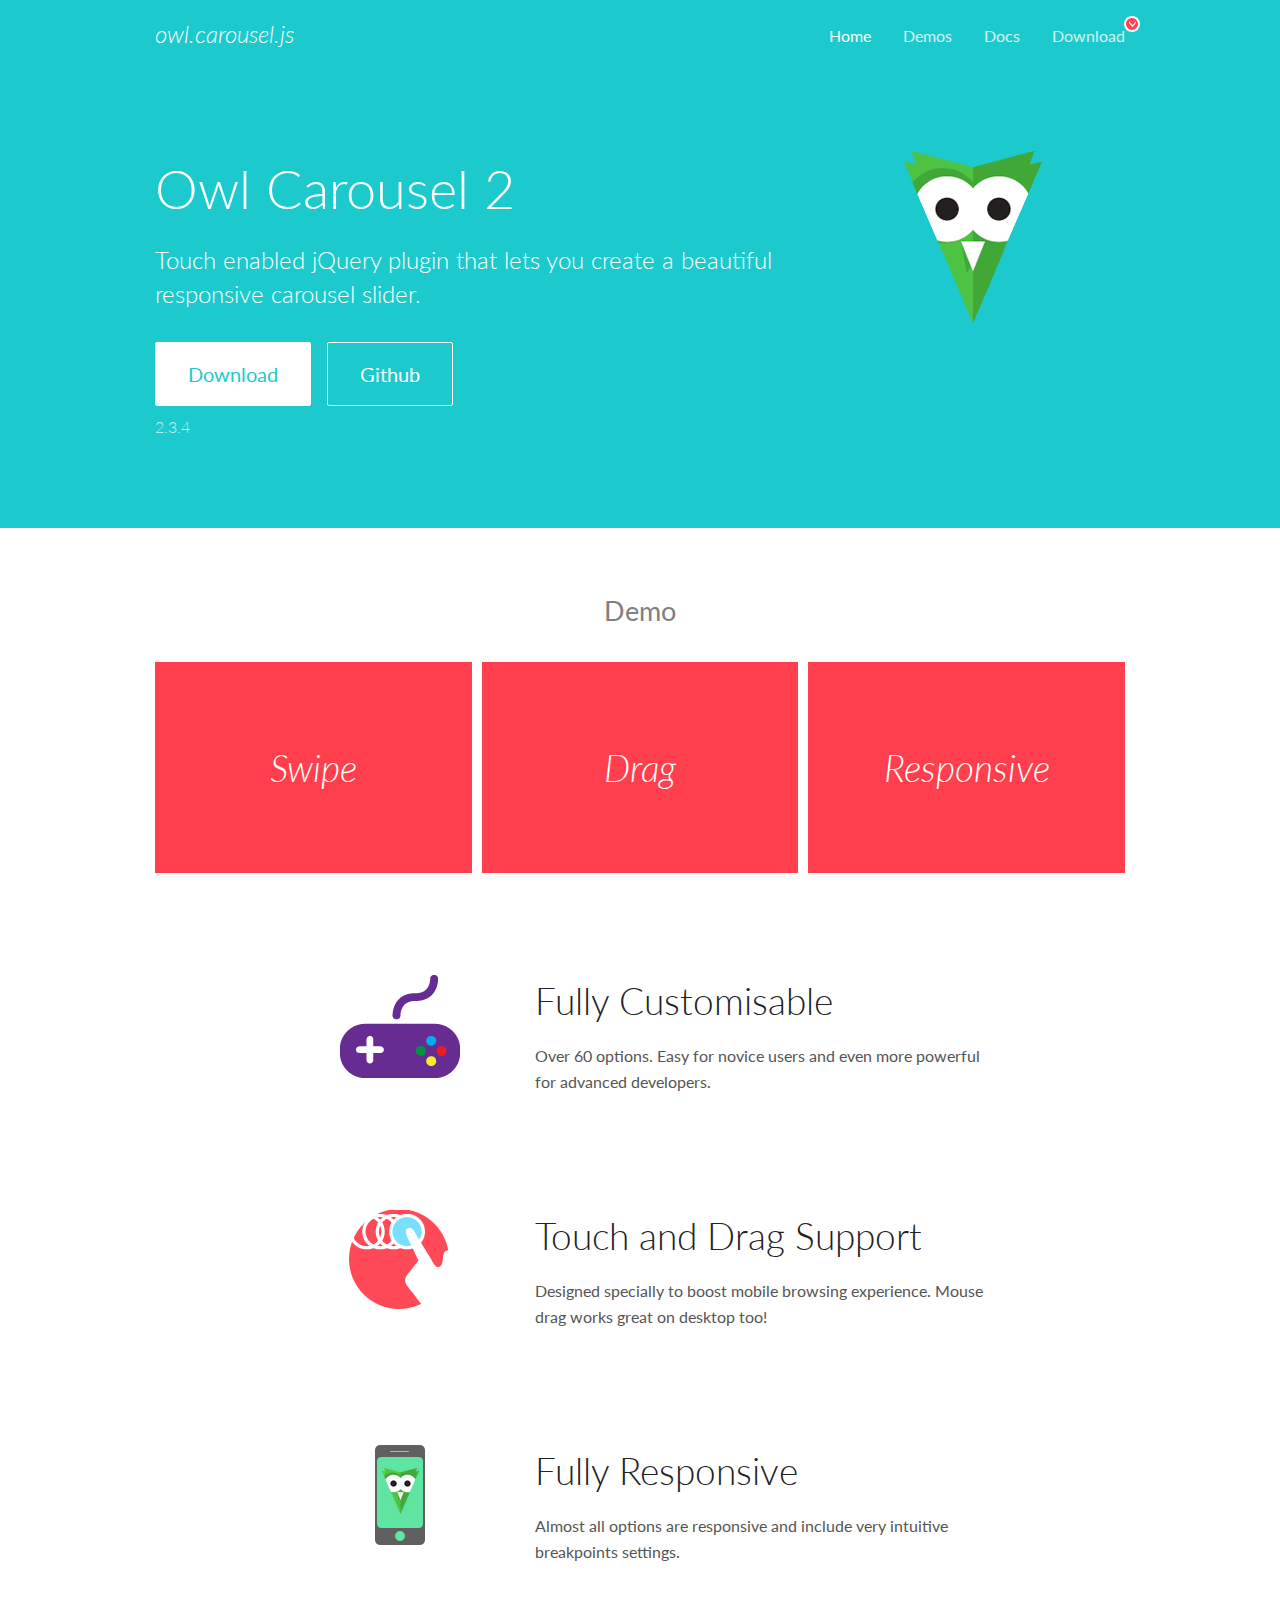
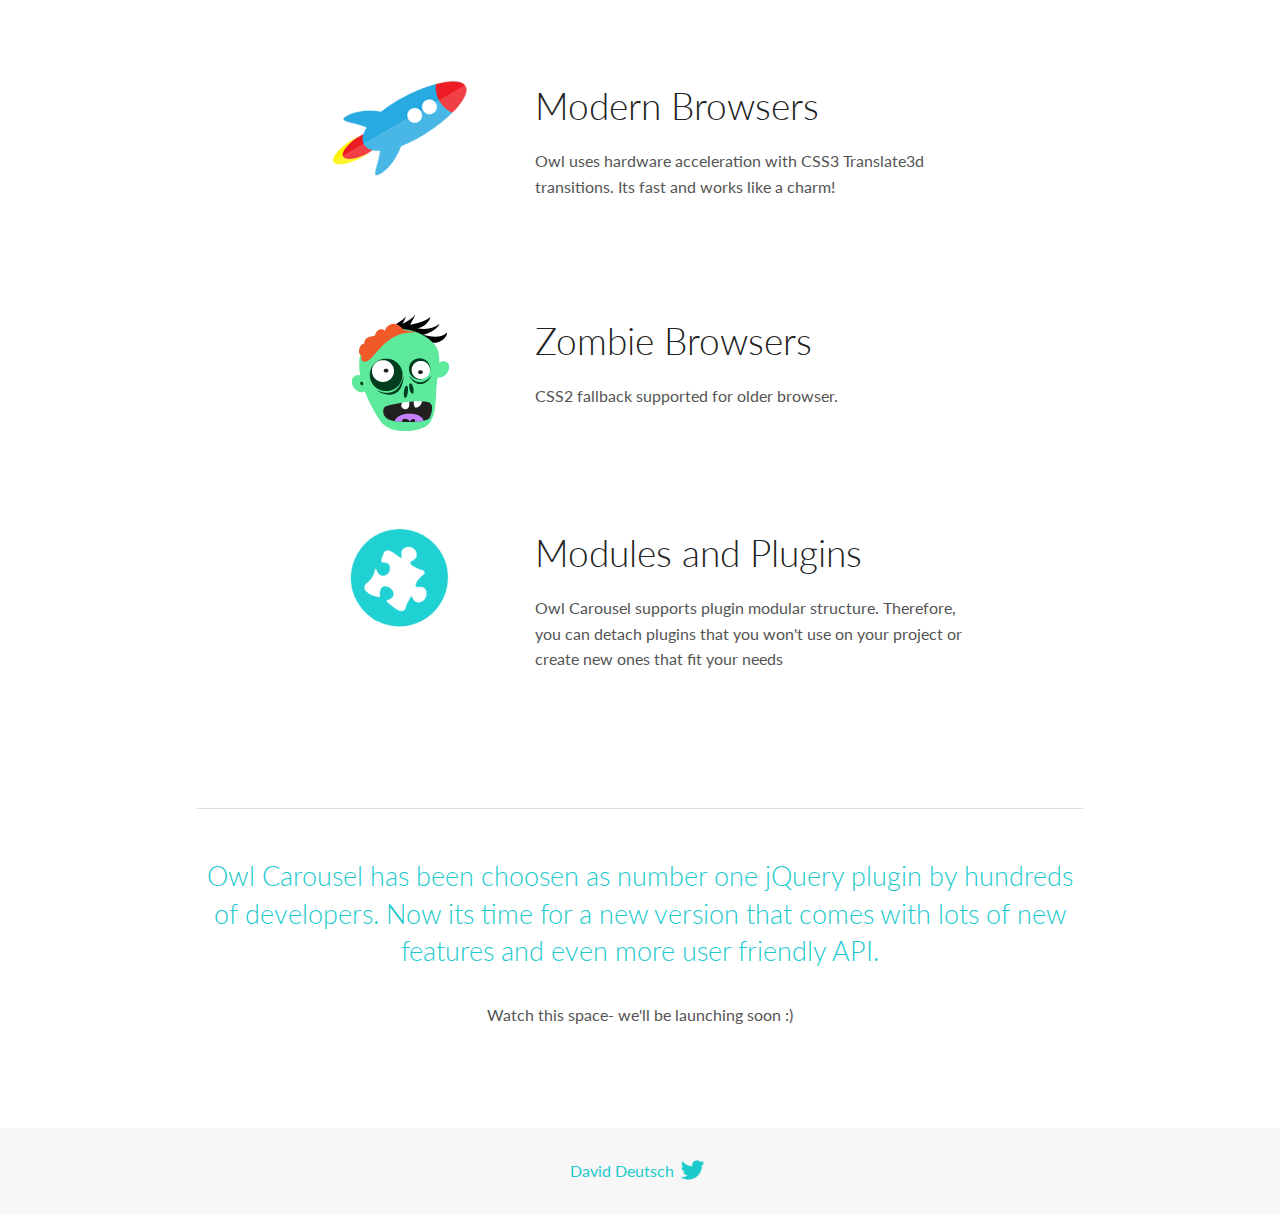
<file: dell/js/plugins/OwlCarousel2-2.3.4/docs/index.html>
<!DOCTYPE html>
<html lang="en">
  <head>

    <!-- head -->
    <meta charset="utf-8">
    <meta name="msapplication-tap-highlight" content="no" />
    <meta name="viewport" content="width=device-width, initial-scale=1.0" />
    <meta name="description" content="Touch enabled jQuery plugin that lets you create beautiful responsive carousel slider.">
    <meta name="author" content="David Deutsch">
    <title>
      Home | Owl Carousel | 2.3.4
    </title>

    <!-- Stylesheets -->
    <link href='https://fonts.googleapis.com/css?family=Lato:300,400,700,400italic,300italic' rel='stylesheet' type='text/css'>
    <link rel="stylesheet" href="assets/css/docs.theme.min.css">

    <!-- Owl Stylesheets -->
    <link rel="stylesheet" href="assets/owlcarousel/assets/owl.carousel.min.css">
    <link rel="stylesheet" href="assets/owlcarousel/assets/owl.theme.default.min.css">

    <!-- HTML5 shim and Respond.js IE8 support of HTML5 elements and media queries -->

    <!--[if lt IE 9]>
      <script src="https://oss.maxcdn.com/libs/html5shiv/3.7.0/html5shiv.js"></script>
      <script src="https://oss.maxcdn.com/libs/respond.js/1.3.0/respond.min.js"></script>
    <![endif]-->

    <!-- Favicons -->
    <link rel="apple-touch-icon-precomposed" sizes="144x144" href="assets/ico/apple-touch-icon-144-precomposed.png">
    <link rel="shortcut icon" href="assets/ico/favicon.png">
    <link rel="shortcut icon" href="favicon.ico">

    <!-- Yeah i know js should not be in header. Its required for demos.-->

    <!-- javascript -->
    <script src="assets/vendors/jquery.min.js"></script>
    <script src="assets/owlcarousel/owl.carousel.js"></script>
  </head>
  <body>

    <!-- header -->
    <header class="header">
      <div class="row">
        <div class="large-12 columns">
          <div class="brand left">
            <h3>
              <a href="/OwlCarousel2/">owl.carousel.js</a> 
            </h3>
          </div>
          <a id="toggle-nav" class="right">
            <span></span> <span></span> <span></span> 
          </a> 
          <div class="nav-bar">
            <ul class="clearfix">
              <li class="active">
                <a href="/OwlCarousel2/index.html">Home</a> 
              </li>
              <li> <a href="/OwlCarousel2/demos/demos.html">Demos</a>  </li>
              <li> <a href="/OwlCarousel2/docs/started-welcome.html">Docs</a>  </li>
              <li>
                <a href="https://github.com/OwlCarousel2/OwlCarousel2/archive/2.3.4.zip">Download</a> 
                <span class="download"></span> 
              </li>
            </ul>
          </div>
        </div>
      </div>
    </header>

    <!-- home panel -->
    <section id="hero">
      <div class="row">
        <div class="large-8 medium-8 columns">
          <h1>Owl Carousel 2</h1>
          <h4>Touch enabled jQuery plugin that lets you create a beautiful responsive carousel slider.</h4>
          <a href="https://github.com/OwlCarousel2/OwlCarousel2/archive/2.3.4.zip" class="hero-button">Download</a> 
          <a href="https://github.com/OwlCarousel2/OwlCarousel2" class="hero-button outline">Github</a> 
          <p>2.3.4</p>
        </div>
        <div class="large-4 medium-4 columns">
          <img class="owl-logo" src="assets/img/owl-logo.png" alt="mr. Owl">
        </div>
      </div>
    </section>

    <!-- body -->
    <div class="home-demo">
      <div class="row">
        <div class="large-12 columns">
          <h3>Demo</h3>
          <div class="owl-carousel">
            <div class="item">
              <h2>Swipe</h2>
            </div>
            <div class="item">
              <h2>Drag</h2>
            </div>
            <div class="item">
              <h2>Responsive</h2>
            </div>
            <div class="item">
              <h2>CSS3</h2>
            </div>
            <div class="item">
              <h2>Fast</h2>
            </div>
            <div class="item">
              <h2>Easy</h2>
            </div>
            <div class="item">
              <h2>Free</h2>
            </div>
            <div class="item">
              <h2>Upgradable</h2>
            </div>
            <div class="item">
              <h2>Tons of options</h2>
            </div>
            <div class="item">
              <h2>Infinity</h2>
            </div>
            <div class="item">
              <h2>Auto Width</h2>
            </div>
          </div>
        </div>
      </div>
    </div>
    <script>
      var owl = $('.owl-carousel');
      owl.owlCarousel({
        margin: 10,
        loop: true,
        responsive: {
          0: {
            items: 1
          },
          600: {
            items: 2
          },
          1000: {
            items: 3
          }
        }
      })
    </script>

    <!-- features -->
    <div id="features">
      <div class="row">
        <div class="small-12 medium-9 small-centered columns">
          <section class="row feature">
            <div class="medium-4 small-12 columns">
              <img src="assets/img/feature-options.png" alt="">
            </div>
            <div class="medium-8 small-12 columns">
              <h2>Fully Customisable</h2>
              <p>Over 60 options. Easy for novice users and even more powerful for advanced developers.</p>
            </div>
          </section>
          <section class="row feature">
            <div class="medium-4 small-12 columns">
              <img src="assets/img/feature-drag.png" alt="">
            </div>
            <div class="medium-8 small-12 columns">
              <h2>Touch and Drag Support</h2>
              <p>Designed specially to boost mobile browsing experience. Mouse drag works great on desktop too!</p>
            </div>
          </section>
          <section class="row feature">
            <div class="medium-4 small-12 columns">
              <img src="assets/img/feature-responsive.png" alt="">
            </div>
            <div class="medium-8 small-12 columns">
              <h2>Fully Responsive</h2>
              <p>Almost all options are responsive and include very intuitive breakpoints settings.</p>
            </div>
          </section>
          <section class="row feature">
            <div class="medium-4 small-12 columns">
              <img src="assets/img/feature-modern.png" alt="">
            </div>
            <div class="medium-8 small-12 columns">
              <h2>Modern Browsers</h2>
              <p>Owl uses hardware acceleration with CSS3 Translate3d transitions. Its fast and works like a charm! </p>
            </div>
          </section>
          <section class="row feature">
            <div class="medium-4 small-12 columns">
              <img src="assets/img/feature-zombie.png" alt="">
            </div>
            <div class="medium-8 small-12 columns">
              <h2>Zombie Browsers</h2>
              <p>CSS2 fallback supported for older browser.</p>
            </div>
          </section>
          <section class="row feature">
            <div class="medium-4 small-12 columns">
              <img src="assets/img/feature-module.png" alt="">
            </div>
            <div class="medium-8 small-12 columns">
              <h2>Modules and Plugins</h2>
              <p>Owl Carousel supports plugin modular structure. Therefore, you can detach plugins that you won&#x27;t use on your project or create new ones that fit your needs</p>
            </div>
          </section>
        </div>
      </div>
    </div>

    <!-- footer -->
    <section id="teaser-text">
      <div class="row">
        <div class="small-12 medium-11 small-centered columns">
          <hr>
          <h3 id="owl-carousel-has-been-choosen-as-number-one-jquery-plugin-by-hundreds-of-developers-now-its-time-for-a-new-version-that-comes-with-lots-of-new-features-and-even-more-user-friendly-api-">Owl Carousel has been choosen as number one jQuery plugin by hundreds of developers. Now its time for a new version that comes with lots of new features and even more user friendly API.</h3>
          <p>Watch this space- we&#39;ll be launching soon :)</p>
        </div>
      </div>
    </section>

    <!-- footer -->
    <footer class="footer">
      <div class="row">
        <div class="large-12 columns">
          <h5>
            <a href="/OwlCarousel2/docs/support-contact.html">David Deutsch</a> 
            <a id="custom-tweet-button" href="https://twitter.com/share?url=https://github.com/OwlCarousel2/OwlCarousel2&text=Owl Carousel - This is so awesome! " target="_blank"></a> 
          </h5>
        </div>
      </div>
    </footer>

    <!-- vendors -->
    <script src="assets/vendors/highlight.js"></script>
    <script src="assets/js/app.js"></script>
  </body>
</html>
</file>
